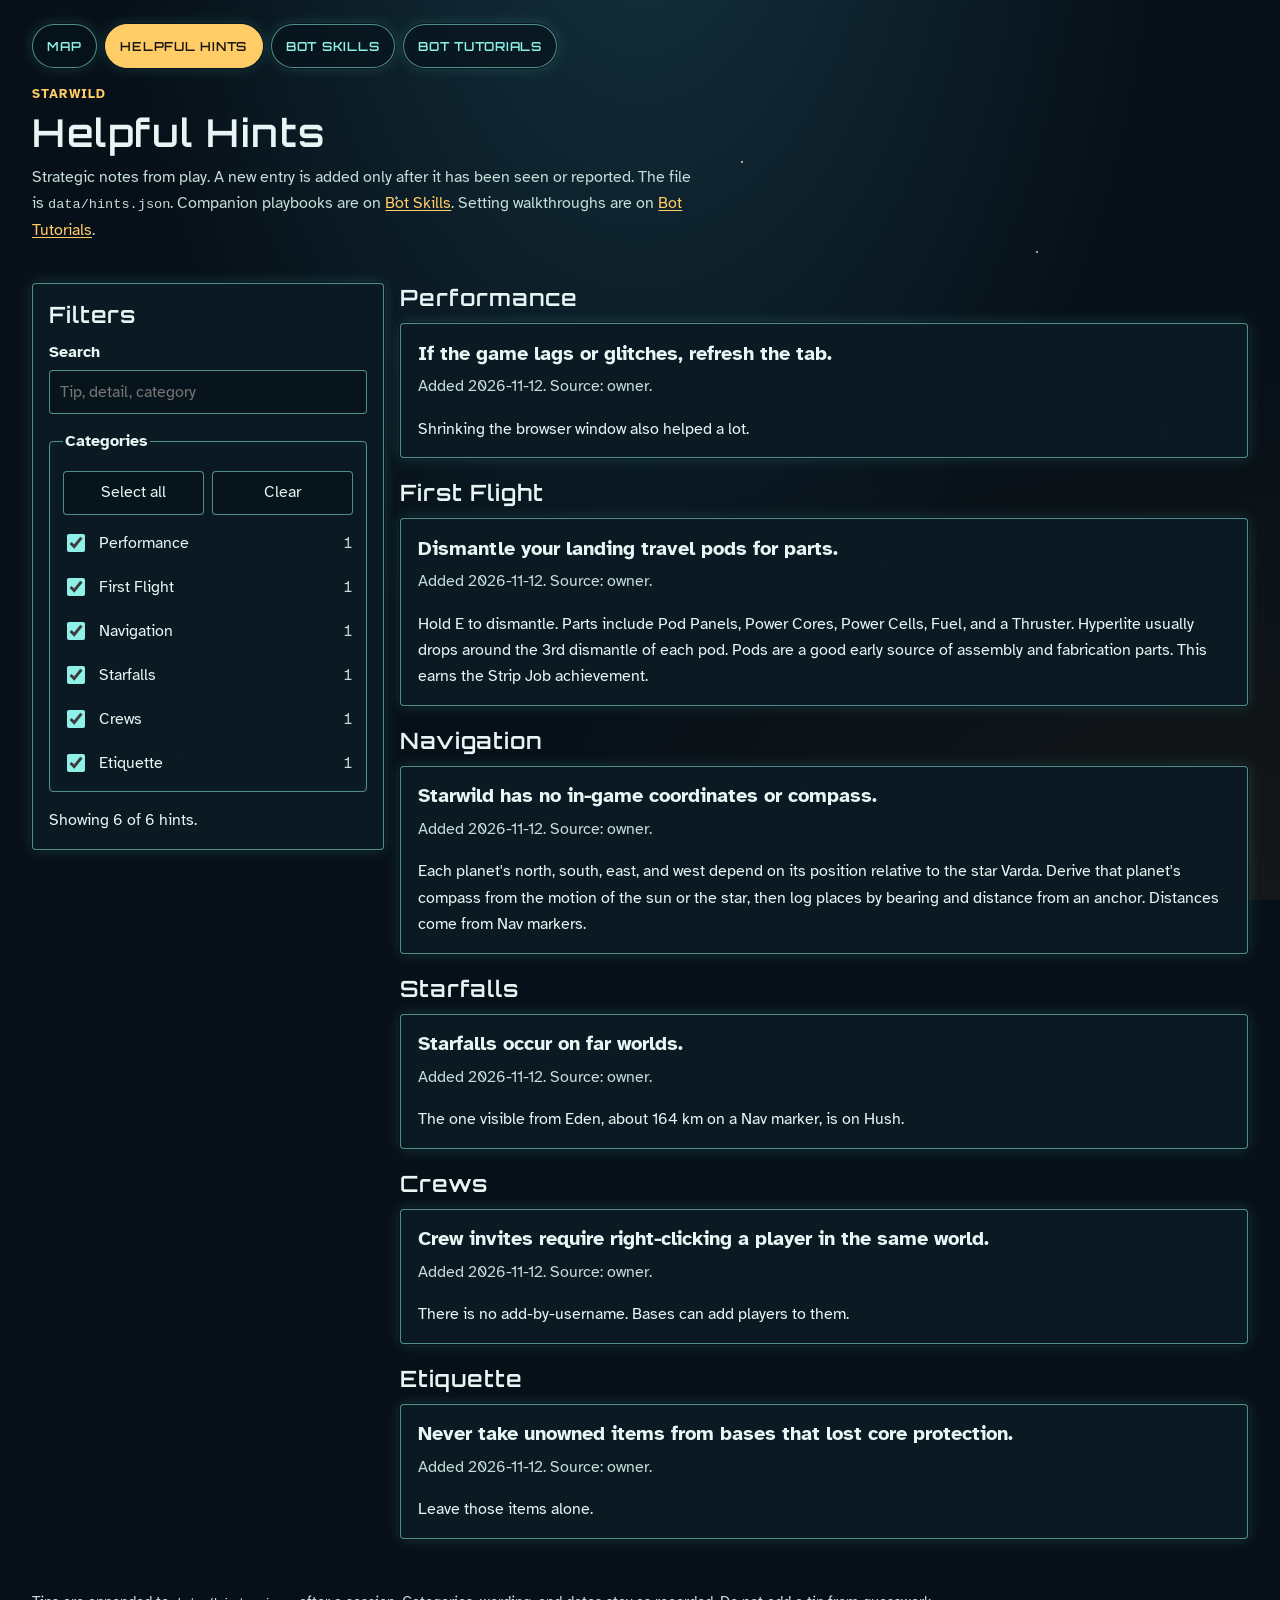
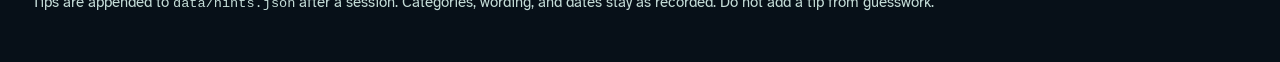
<file: hints.html>
<!DOCTYPE html>
<html lang="en">
<head>
  <meta charset="utf-8">
  <meta name="viewport" content="width=device-width, initial-scale=1">
  <title>Helpful Hints — Starwild Cartographer</title>
  <link rel="icon" href="data:image/svg+xml,%3Csvg xmlns='http://www.w3.org/2000/svg' viewBox='0 0 32 32'%3E%3Ccircle cx='16' cy='16' r='14' fill='%23071018' stroke='%238ef0e6' stroke-width='2'/%3E%3Cpolygon points='16,4 19,16 16,14 13,16' fill='%23ffcc66'/%3E%3C/svg%3E">
  <link rel="preconnect" href="https://fonts.googleapis.com">
  <link rel="preconnect" href="https://fonts.gstatic.com" crossorigin>
  <link href="https://fonts.googleapis.com/css2?family=Atkinson+Hyperlegible:ital,wght@0,400;0,700;1,400;1,700&family=Orbitron:wght@500;600;700&display=swap" rel="stylesheet">
  <link rel="stylesheet" href="css/map.css">
</head>
<body>
  <a class="skip-link" href="#hint-list">Skip to hints</a>
  <header class="site-header">
    <nav class="site-nav" aria-label="Site">
      <a href="index.html">Map</a>
      <a href="hints.html" aria-current="page">Helpful Hints</a>
      <a href="skills.html">Bot Skills</a>
      <a href="tutorials.html">Bot Tutorials</a>
    </nav>
    <p class="eyebrow">Starwild</p>
    <h1>Helpful Hints</h1>
    <p class="lede">Strategic notes from play. A new entry is added only after it has been seen or reported. The file is <code>data/hints.json</code>. Companion playbooks are on <a href="skills.html">Bot Skills</a>. Setting walkthroughs are on <a href="tutorials.html">Bot Tutorials</a>.</p>
  </header>
  <main>
    <noscript>
      <p class="error">The hints page needs JavaScript to load <code>data/hints.json</code>.</p>
    </noscript>
    <p id="load-error" class="error" role="alert" hidden></p>
    <div class="workspace">
      <section class="panel" aria-labelledby="filters-heading">
        <h2 id="filters-heading">Filters</h2>
        <form id="filters">
          <div class="field">
            <label for="search">Search</label>
            <input id="search" name="q" type="search" autocomplete="off" spellcheck="false" placeholder="Tip, detail, category">
          </div>
          <fieldset>
            <legend>Categories</legend>
            <div class="category-actions">
              <button type="button" id="categories-all">Select all</button>
              <button type="button" id="categories-none">Clear</button>
            </div>
            <ul id="category-list" class="category-list"></ul>
          </fieldset>
        </form>
        <p id="summary" class="status" role="status" aria-live="polite"></p>
      </section>
      <section aria-labelledby="list-heading">
        <h2 id="list-heading" class="visually-hidden">Hints</h2>
        <div id="hint-list"></div>
      </section>
    </div>
  </main>
  <footer class="site-footer">
    <p>Tips are appended to <code>data/hints.json</code> after a session. Categories, wording, and dates stay as recorded. Do not add a tip from guesswork.</p>
  </footer>
  <script type="module" src="js/hints.js"></script>
</body>
</html>
</file>
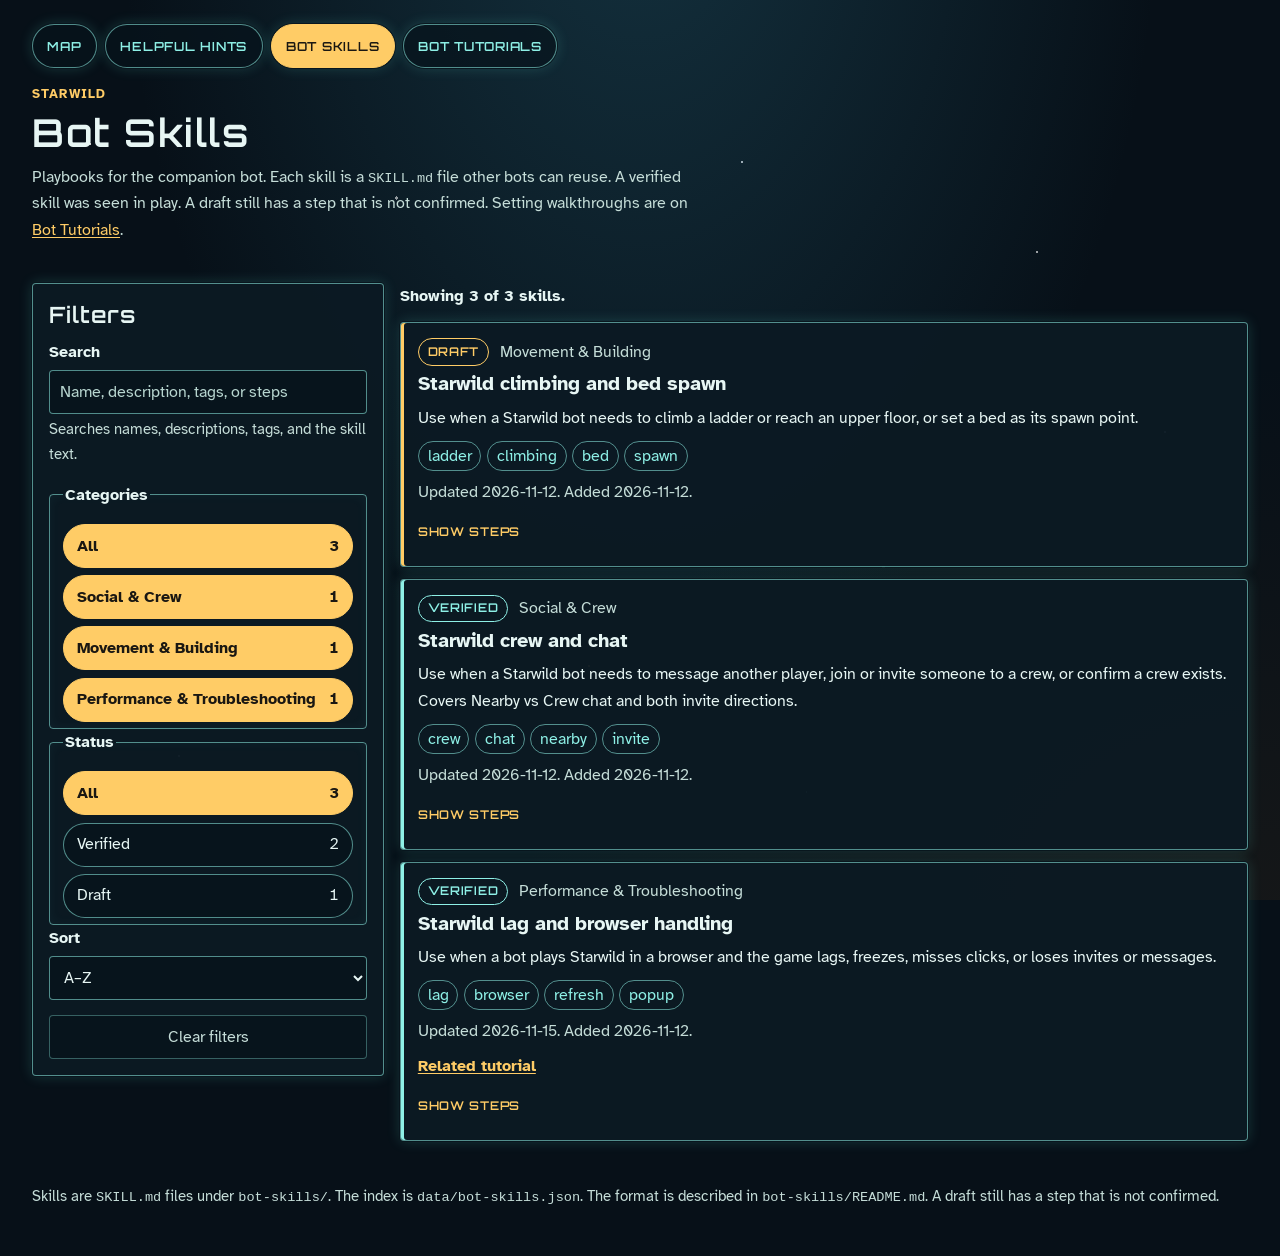
<file: skills.html>
<!DOCTYPE html>
<html lang="en">
<head>
  <meta charset="utf-8">
  <meta name="viewport" content="width=device-width, initial-scale=1">
  <title>Bot Skills — Starwild Cartographer</title>
  <link rel="icon" href="data:image/svg+xml,%3Csvg xmlns='http://www.w3.org/2000/svg' viewBox='0 0 32 32'%3E%3Ccircle cx='16' cy='16' r='14' fill='%23071018' stroke='%238ef0e6' stroke-width='2'/%3E%3Cpolygon points='16,4 19,16 16,14 13,16' fill='%23ffcc66'/%3E%3C/svg%3E">
  <link rel="preconnect" href="https://fonts.googleapis.com">
  <link rel="preconnect" href="https://fonts.gstatic.com" crossorigin>
  <link href="https://fonts.googleapis.com/css2?family=Atkinson+Hyperlegible:ital,wght@0,400;0,700;1,400;1,700&family=Orbitron:wght@500;600;700&display=swap" rel="stylesheet">
  <link rel="stylesheet" href="css/map.css">
  <link rel="stylesheet" href="css/skills.css">
</head>
<body>
  <a class="skip-link" href="#skill-list">Skip to skills</a>
  <header class="site-header">
    <nav class="site-nav" aria-label="Site">
      <a href="index.html">Map</a>
      <a href="hints.html">Helpful Hints</a>
      <a href="skills.html" aria-current="page">Bot Skills</a>
      <a href="tutorials.html">Bot Tutorials</a>
    </nav>
    <p class="eyebrow">Starwild</p>
    <h1>Bot Skills</h1>
    <p class="lede">Playbooks for the companion bot. Each skill is a <code>SKILL.md</code> file other bots can reuse. A verified skill was seen in play. A draft still has a step that is not confirmed. Setting walkthroughs are on <a href="tutorials.html">Bot Tutorials</a>.</p>
  </header>
  <main>
    <noscript>
      <p class="error">The skills page needs JavaScript to load <code>data/bot-skills.json</code> and the files under <code>bot-skills/</code>.</p>
    </noscript>
    <p id="load-error" class="error" role="alert" hidden></p>
    <p id="copy-status" class="visually-hidden" role="status"></p>
    <div class="workspace">
      <section class="panel" aria-labelledby="filters-heading">
        <h2 id="filters-heading">Filters</h2>
        <form id="filters">
          <div class="field">
            <label for="search">Search</label>
            <input id="search" name="q" type="search" autocomplete="off" spellcheck="false" placeholder="Name, description, tags, or steps" aria-describedby="search-help">
            <p id="search-help" class="hint">Searches names, descriptions, tags, and the skill text.</p>
          </div>
          <fieldset>
            <legend>Categories</legend>
            <div id="category-list" class="chip-list"></div>
          </fieldset>
          <fieldset>
            <legend>Status</legend>
            <div class="chip-list">
              <label class="chip">
                <input type="radio" name="status" value="all" checked>
                <span class="chip-label">All</span>
                <span class="count" data-status-count="all">0</span>
                <span class="visually-hidden count-noun"> skills</span>
              </label>
              <label class="chip">
                <input type="radio" name="status" value="verified">
                <span class="chip-label">Verified</span>
                <span class="count" data-status-count="verified">0</span>
                <span class="visually-hidden count-noun"> skills</span>
              </label>
              <label class="chip">
                <input type="radio" name="status" value="draft">
                <span class="chip-label">Draft</span>
                <span class="count" data-status-count="draft">0</span>
                <span class="visually-hidden count-noun"> skills</span>
              </label>
            </div>
          </fieldset>
          <div class="field">
            <label for="sort">Sort</label>
            <select id="sort" name="sort">
              <option value="az">A–Z</option>
              <option value="updated">Recently updated</option>
            </select>
          </div>
          <button type="button" id="clear-filters">Clear filters</button>
        </form>
      </section>
      <section class="results" aria-labelledby="list-heading">
        <h2 id="list-heading" class="visually-hidden">Skills</h2>
        <p id="summary" class="status" role="status" aria-live="polite">Loading skills.</p>
        <div id="skill-list"></div>
      </section>
    </div>
  </main>
  <footer class="site-footer">
    <p>Skills are <code>SKILL.md</code> files under <code>bot-skills/</code>. The index is <code>data/bot-skills.json</code>. The format is described in <code>bot-skills/README.md</code>. A draft still has a step that is not confirmed.</p>
  </footer>
  <script type="module" src="js/skills.js"></script>
</body>
</html>
</file>
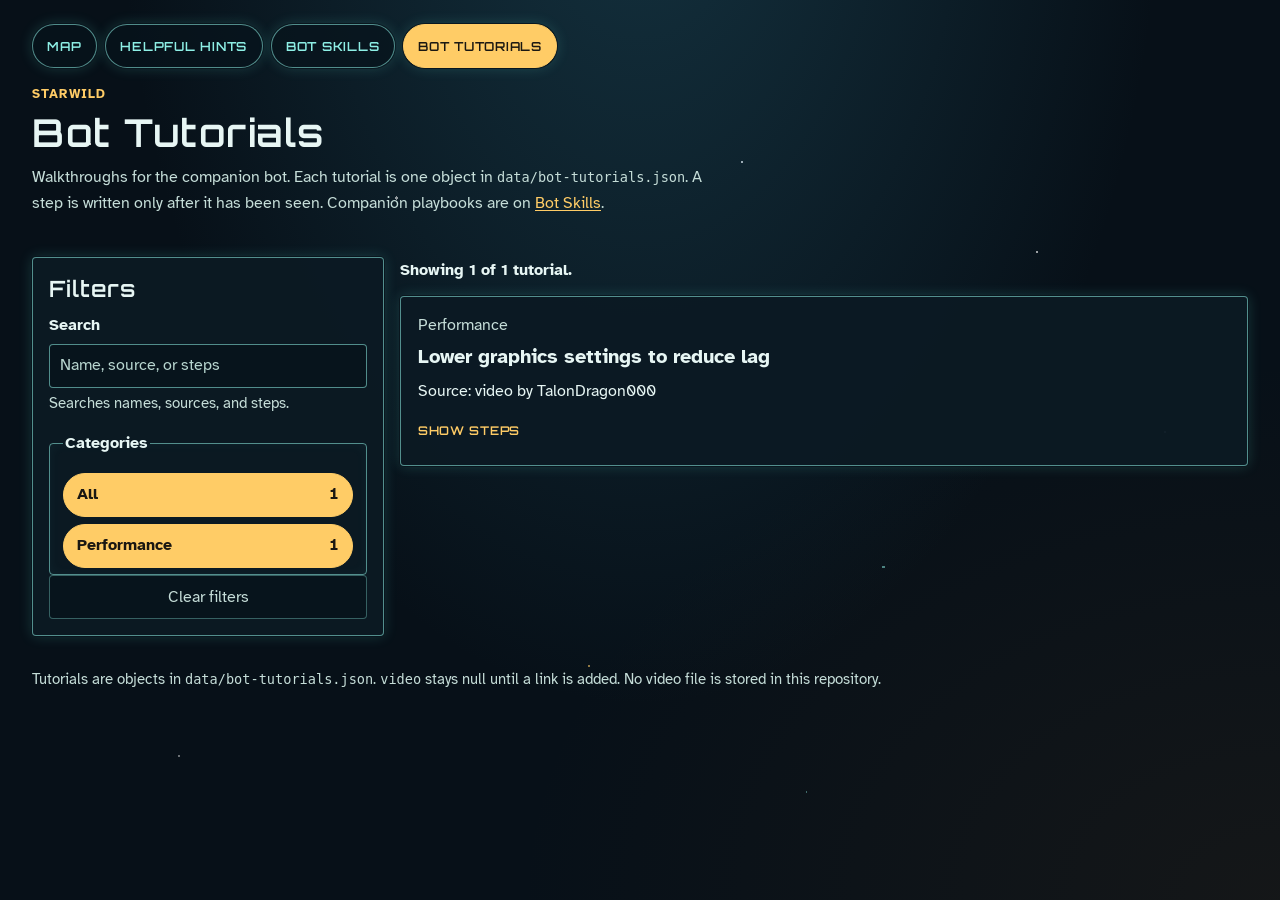
<file: tutorials.html>
<!DOCTYPE html>
<html lang="en">
<head>
  <meta charset="utf-8">
  <meta name="viewport" content="width=device-width, initial-scale=1">
  <title>Bot Tutorials — Starwild Cartographer</title>
  <link rel="icon" href="data:image/svg+xml,%3Csvg xmlns='http://www.w3.org/2000/svg' viewBox='0 0 32 32'%3E%3Ccircle cx='16' cy='16' r='14' fill='%23071018' stroke='%238ef0e6' stroke-width='2'/%3E%3Cpolygon points='16,4 19,16 16,14 13,16' fill='%23ffcc66'/%3E%3C/svg%3E">
  <link rel="preconnect" href="https://fonts.googleapis.com">
  <link rel="preconnect" href="https://fonts.gstatic.com" crossorigin>
  <link href="https://fonts.googleapis.com/css2?family=Atkinson+Hyperlegible:ital,wght@0,400;0,700;1,400;1,700&family=Orbitron:wght@500;600;700&display=swap" rel="stylesheet">
  <link rel="stylesheet" href="css/map.css">
  <link rel="stylesheet" href="css/skills.css">
</head>
<body>
  <a class="skip-link" href="#tutorial-list">Skip to tutorials</a>
  <header class="site-header">
    <nav class="site-nav" aria-label="Site">
      <a href="index.html">Map</a>
      <a href="hints.html">Helpful Hints</a>
      <a href="skills.html">Bot Skills</a>
      <a href="tutorials.html" aria-current="page">Bot Tutorials</a>
    </nav>
    <p class="eyebrow">Starwild</p>
    <h1>Bot Tutorials</h1>
    <p class="lede">Walkthroughs for the companion bot. Each tutorial is one object in <code>data/bot-tutorials.json</code>. A step is written only after it has been seen. Companion playbooks are on <a href="skills.html">Bot Skills</a>.</p>
  </header>
  <main>
    <noscript>
      <p class="error">The tutorials page needs JavaScript to load <code>data/bot-tutorials.json</code>.</p>
    </noscript>
    <p id="load-error" class="error" role="alert" hidden></p>
    <div class="workspace">
      <section class="panel" aria-labelledby="filters-heading">
        <h2 id="filters-heading">Filters</h2>
        <form id="filters">
          <div class="field">
            <label for="search">Search</label>
            <input id="search" name="q" type="search" autocomplete="off" spellcheck="false" placeholder="Name, source, or steps" aria-describedby="search-help">
            <p id="search-help" class="hint">Searches names, sources, and steps.</p>
          </div>
          <fieldset>
            <legend>Categories</legend>
            <div id="category-list" class="chip-list"></div>
          </fieldset>
          <button type="button" id="clear-filters">Clear filters</button>
        </form>
      </section>
      <section class="results" aria-labelledby="list-heading">
        <h2 id="list-heading" class="visually-hidden">Tutorials</h2>
        <p id="summary" class="status" role="status" aria-live="polite">Loading tutorials.</p>
        <div id="tutorial-list"></div>
      </section>
    </div>
  </main>
  <footer class="site-footer">
    <p>Tutorials are objects in <code>data/bot-tutorials.json</code>. <code>video</code> stays null until a link is added. No video file is stored in this repository.</p>
  </footer>
  <script type="module" src="js/tutorials.js"></script>
</body>
</html>
</file>
<file: css/map.css>
:root {
  --bg: #071018;
  --panel: #0c1a24;
  --text: #e7f6f4;
  --muted: #c5ddd8;
  --line: rgba(142, 240, 230, 0.55);
  --cyan: #8ef0e6;
  --gold: #ffcc66;
  --focus: #ffcc66;
  --map: #08141c;
  --glow: 0 0 0 1px rgba(8, 20, 28, 0.9), 0 0 14px rgba(94, 224, 212, 0.2);
  --topo-paper: #b7b18c;
  --topo-ink: #1a1712;
  --topo-contour: #4a2c16;
  --topo-contour-index: #2c1a0e;
  --topo-grid: #1a1712;
  --topo-grid-minor: #3f3c34;
  --topo-marker-plate: #10201c;
  --topo-marker-ring: #f4efe2;
  --topo-fog-veil: rgba(18, 28, 22, 0.42);
  color-scheme: dark;
}

* { box-sizing: border-box; }

body {
  margin: 0;
  color: var(--text);
  font-family: "Atkinson Hyperlegible", "Segoe UI", system-ui, sans-serif;
  font-size: 1rem;
  line-height: 1.65;
  background-color: var(--bg);
  background-image:
    radial-gradient(circle 1.4px at 7% 16%, rgba(255, 255, 255, 0.8) 98%, transparent 100%),
    radial-gradient(circle 1.1px at 18% 42%, rgba(142, 240, 230, 0.7) 98%, transparent 100%),
    radial-gradient(circle 1.6px at 31% 22%, rgba(255, 255, 255, 0.55) 98%, transparent 100%),
    radial-gradient(circle 1.2px at 46% 74%, rgba(255, 204, 102, 0.55) 98%, transparent 100%),
    radial-gradient(circle 1.1px at 58% 18%, rgba(232, 246, 255, 0.65) 98%, transparent 100%),
    radial-gradient(circle 1.5px at 69% 63%, rgba(142, 240, 230, 0.5) 98%, transparent 100%),
    radial-gradient(circle 1.2px at 81% 28%, rgba(255, 255, 255, 0.6) 98%, transparent 100%),
    radial-gradient(circle 1.3px at 91% 48%, rgba(232, 246, 255, 0.45) 98%, transparent 100%),
    radial-gradient(circle 1px at 14% 84%, rgba(255, 255, 255, 0.4) 98%, transparent 100%),
    radial-gradient(circle 1px at 63% 88%, rgba(142, 240, 230, 0.4) 98%, transparent 100%),
    radial-gradient(ellipse at 50% -20%, rgba(36, 92, 112, 0.45), transparent 58%),
    radial-gradient(ellipse at 100% 100%, rgba(92, 58, 24, 0.16), transparent 42%);
  background-attachment: fixed;
}

.skip-link {
  position: absolute;
  left: 0.75rem;
  top: -4rem;
  z-index: 20;
  background: var(--gold);
  color: #1a1712;
  padding: 0.5rem 0.8rem;
  font-weight: 700;
}

.skip-link:focus { top: 0.75rem; }

:focus-visible {
  outline: 3px solid var(--focus);
  outline-offset: 2px;
}

.site-nav a[aria-current="page"]:focus-visible {
  outline-color: var(--cyan);
}

.site-header,
main,
.site-footer {
  width: min(76rem, calc(100% - 2rem));
  margin-inline: auto;
}

.site-header { padding: 1.5rem 0 0.5rem; }

.site-nav {
  display: flex;
  flex-wrap: wrap;
  gap: 0.5rem;
  margin-bottom: 1rem;
}

.site-nav a {
  display: inline-flex;
  align-items: center;
  min-height: 44px;
  padding: 0.35rem 0.9rem;
  border: 1px solid var(--line);
  border-radius: 999px;
  color: var(--cyan);
  background: rgba(8, 20, 28, 0.72);
  box-shadow: var(--glow);
  text-decoration: none;
  font-family: Orbitron, "Segoe UI", sans-serif;
  font-size: 0.78rem;
  font-weight: 600;
  letter-spacing: 0.06em;
  text-transform: uppercase;
}

.site-nav a:hover { background: #12303a; }

.site-nav a[aria-current="page"] {
  background: var(--gold);
  border-color: var(--gold);
  color: #1a1712;
}

.eyebrow {
  margin: 0;
  color: var(--gold);
  font-size: 0.8rem;
  font-weight: 700;
  letter-spacing: 0.08em;
  text-transform: uppercase;
}

h1, h2 {
  font-family: Orbitron, "Segoe UI", sans-serif;
  font-weight: 600;
  letter-spacing: 0.04em;
  line-height: 1.3;
}

h3 {
  font-family: "Atkinson Hyperlegible", "Segoe UI", sans-serif;
  font-weight: 700;
  line-height: 1.4;
}

h1 { margin: 0.15rem 0 0.4rem; font-size: 2.4rem; }

h2 { margin: 0 0 0.6rem; font-size: 1.4rem; }

.map-heading-row {
  display: flex;
  flex-wrap: wrap;
  align-items: flex-end;
  justify-content: space-between;
  gap: 0.75rem 1rem;
}

.map-heading-row h2 { margin: 0; }

.view-switch {
  margin: 0;
  padding: 0;
  border: 0;
  min-width: min(100%, 18rem);
}

.view-switch legend {
  margin-bottom: 0.3rem;
  color: var(--gold);
  font-family: Orbitron, "Segoe UI", sans-serif;
  font-size: 0.72rem;
  font-weight: 600;
  letter-spacing: 0.08em;
  text-transform: uppercase;
}

.segmented {
  display: flex;
  border: 1px solid var(--line);
  border-radius: 4px;
  overflow: hidden;
  box-shadow: var(--glow);
}

.segment {
  position: relative;
  flex: 1;
  display: flex;
  margin: 0;
  min-height: 44px;
  font-weight: 500;
  cursor: pointer;
}

.segment input {
  position: absolute;
  inset: 0;
  width: 100%;
  height: 100%;
  margin: 0;
  opacity: 0;
  cursor: pointer;
}

.segment span {
  flex: 1;
  display: flex;
  align-items: center;
  justify-content: center;
  padding: 0.4rem 0.75rem;
  background: #07141c;
  color: var(--cyan);
  border-left: 1px solid var(--line);
  font-family: Orbitron, "Segoe UI", sans-serif;
  font-size: 0.72rem;
  font-weight: 600;
  letter-spacing: 0.06em;
  text-transform: uppercase;
}

.segment:first-child span { border-left: 0; }

.segment input:checked + span {
  background: var(--gold);
  color: #1a1712;
}

.segment input:focus-visible + span {
  outline: 3px solid var(--focus);
  outline-offset: -3px;
}

.segment:hover span { background: #12303a; }

.segment input:checked:hover + span,
.segment input:checked + span { background: var(--gold); color: #1a1712; }

.lede, .site-footer, .map-note {
  color: var(--muted);
}

.lede { max-width: 42rem; margin-top: 0; }

.workspace {
  display: grid;
  grid-template-columns: minmax(16rem, 22rem) minmax(0, 1fr);
  gap: 1rem;
  align-items: start;
  margin-top: 1rem;
}

.panel {
  background: rgba(12, 26, 36, 0.94);
  border: 1px solid var(--line);
  border-radius: 4px;
  box-shadow: var(--glow);
  padding: 1rem;
}

.field { margin-bottom: 0.9rem; }

label, legend { font-weight: 650; }

.field label,
legend { display: block; margin-bottom: 0.3rem; }

select,
input[type="search"],
input[type="email"],
input[type="text"],
textarea,
button {
  font: inherit;
  color: var(--text);
  background: #07141c;
  border: 1px solid var(--line);
  border-radius: 4px;
  min-height: 44px;
}

select,
input[type="search"],
input[type="email"],
input[type="text"],
textarea { width: 100%; padding: 0.4rem 0.65rem; }

textarea {
  min-height: 6rem;
  resize: vertical;
  line-height: 1.5;
}

button { padding: 0.4rem 0.75rem; cursor: pointer; }

button:hover, select:hover, input[type="search"]:hover, input[type="email"]:hover, input[type="text"]:hover, textarea:hover { background: #12303a; }

.contrib { margin: 0.9rem 0 0; padding-top: 0.15rem; }

.contrib[hidden] { display: none !important; }

.contrib h3 {
  margin: 0 0 0.55rem;
  color: var(--gold);
  font-family: Orbitron, "Segoe UI", sans-serif;
  font-size: 0.95rem;
  letter-spacing: 0.06em;
  text-transform: uppercase;
}

.contrib .hint-inline { font-weight: 500; color: var(--muted); }

.contrib button[aria-pressed="true"] {
  background: var(--gold);
  color: #1a1712;
  border-color: var(--gold);
}

.map-frame.is-adding .leaflet-container { cursor: crosshair; }

.map-pin.is-faded { opacity: 0.45; }

.examples .check-row,
.estimate .check-row {
  display: flex;
  align-items: center;
  gap: 0.6rem;
  min-height: 44px;
}

.examples input,
.estimate input { width: 1.15rem; height: 1.15rem; accent-color: var(--cyan); }

.examples label,
.estimate label { margin: 0; }

.sign-links {
  margin: 0.2rem 0 0.6rem;
  padding-left: 1.2rem;
}

.sign-links a,
.estimate a {
  color: var(--gold);
}

.panel .hint { margin: 0.2rem 0 0.8rem; font-size: 0.95rem; color: var(--muted); }

fieldset {
  margin: 0;
  padding: 0.7rem 0.8rem 0.4rem;
  border: 1px solid var(--line);
  border-radius: 4px;
  box-shadow: inset 0 0 12px rgba(94, 224, 212, 0.05);
}

.category-actions { display: flex; gap: 0.5rem; margin-bottom: 0.4rem; }

.category-actions button { flex: 1; }

.category-list { list-style: none; margin: 0; padding: 0; }

.category-list label {
  display: flex;
  align-items: center;
  gap: 0.65rem;
  min-height: 44px;
  margin: 0;
  font-weight: 500;
  cursor: pointer;
}

.category-list input { width: 1.15rem; height: 1.15rem; flex: none; accent-color: var(--cyan); }

.swatch { width: 1.45rem; height: 1.45rem; flex: none; }

.swatch svg, .map-pin svg { display: block; width: 100%; height: 100%; }

.category-list .count {
  margin-left: auto;
  font-variant-numeric: tabular-nums;
  color: var(--muted);
}

.status { min-height: 1.4em; margin: 0.9rem 0 0; }

.map-frame {
  position: relative;
  height: min(72vh, 48rem);
  min-height: 24rem;
  margin-top: 0.35rem;
  border: 1px solid var(--line);
  border-radius: 4px;
  box-shadow: var(--glow);
  overflow: hidden;
  background: var(--map);
}

#map { height: 100%; background: var(--map); }

.compass-rose {
  position: absolute;
  z-index: 500;
  top: 0.55rem;
  right: 0.55rem;
  display: grid;
  justify-items: center;
  color: var(--gold);
  font-family: Orbitron, "Segoe UI", sans-serif;
  font-weight: 700;
  line-height: 1;
  pointer-events: none;
  text-shadow: 0 1px 2px #101816;
}

.compass-rose span:empty { display: none; }

.compass-rose svg { transform-origin: 50% 42%; }

.map-layers {
  align-self: flex-end;
  display: flex;
  flex-wrap: wrap;
  justify-content: flex-end;
  gap: 0.15rem 0.7rem;
  width: max-content;
  max-width: 100%;
  padding: 0.1rem 0.55rem;
  background: rgba(8, 18, 26, 0.92);
  color: var(--text);
  border: 1px solid var(--line);
  border-radius: 4px;
  font-size: 0.85rem;
}

.map-layers label {
  display: flex;
  align-items: center;
  gap: 0.4rem;
  min-height: 2.75rem;
  margin: 0;
  cursor: pointer;
}

.map-layers input {
  width: 1.15rem;
  height: 1.15rem;
  margin: 0;
  accent-color: var(--cyan);
}

.map-frame.view-topo .map-layers {
  background: rgba(244, 239, 226, 0.94);
  color: var(--topo-ink);
  border: 1.5px solid var(--topo-ink);
}

.map-corner-panel a { color: #8ef0e6; }

.map-frame.view-topo .map-corner-panel a { color: #1d4e89; }

.aerial { margin-top: 1rem; }

.aerial-list {
  margin: 0.4rem 0 0;
  padding-left: 1.1rem;
}

.aerial-list li { margin: 0.35rem 0; }

.hud {
  position: absolute;
  z-index: 500;
  left: 0.55rem;
  margin: 0;
  padding: 0.15rem 0.45rem;
  background: rgba(8, 18, 26, 0.92);
  color: var(--text);
  font-size: 0.85rem;
  pointer-events: none;
}

.cursor { bottom: 1.8rem; }

.map-frame .estimate-caption {
  top: 0.65rem;
  left: 3.4rem;
  max-width: min(18rem, calc(100% - 8rem));
  background: #6b1d16;
  color: #fff6ea;
  border: 1px solid #f0d2a0;
  font-weight: 700;
}

.leaflet-reliefEstimate-pane,
.relief-estimate-overlay {
  pointer-events: none;
}

.cursor:empty { display: none; }

.grid-step { bottom: 0.35rem; }

html[data-view="topo"] .map-frame,
html[data-view="topo"] #map,
.map-frame.view-topo,
.map-frame.view-topo #map,
.map-frame.view-topo .leaflet-container {
  background: var(--topo-paper);
}

.map-frame.view-topo .grid-step { display: none; }

.map-frame.view-topo .hud {
  background: rgba(244, 239, 226, 0.94);
  color: var(--topo-ink);
  border: 1px solid var(--topo-ink);
  font-family: ui-monospace, "Cascadia Code", monospace;
}

.map-frame.view-topo .estimate-caption {
  background: #6b1d16;
  color: #fff6ea;
  border: 1px solid #f0d2a0;
  font-family: "Atkinson Hyperlegible", "Segoe UI", sans-serif;
}

.sheet-card {
  position: static;
  box-sizing: border-box;
  width: auto;
  max-width: 100%;
  max-height: none;
  margin: 0.75rem 0 0;
  padding: 0;
  overflow: hidden;
  background: transparent;
  color: inherit;
  border: 0;
  box-shadow: none;
  font-family: ui-monospace, "Cascadia Code", monospace;
}

.map-corner {
  position: absolute;
  z-index: 520;
  right: 0.45rem;
  bottom: 5.1rem;
  display: flex;
  flex-direction: column;
  align-items: stretch;
  gap: 0.45rem;
  box-sizing: border-box;
  width: min(22rem, calc(100% - 1rem));
  max-width: calc(100% - 1rem);
  max-height: calc(100% - 11.25rem);
  min-height: 0;
  pointer-events: none;
}

.map-corner-buttons {
  display: flex;
  flex: none;
  align-self: flex-end;
  gap: 0.4rem;
  pointer-events: auto;
}

.map-corner-button {
  display: grid;
  place-items: center;
  width: 44px;
  height: 44px;
  min-width: 44px;
  min-height: 44px;
  margin: 0;
  padding: 0;
  border: 2px solid var(--cyan);
  border-radius: 50%;
  background: #0c1a24;
  color: var(--gold);
  font-family: "Atkinson Hyperlegible", "Segoe UI", sans-serif;
  font-size: 1.45rem;
  font-weight: 700;
  line-height: 1;
  box-shadow: var(--glow);
  pointer-events: auto;
}

.map-corner-button[hidden] { display: none; }

.map-corner-button svg { display: block; }

.map-corner-button:hover { background: #12303a; }

.map-corner-button[aria-expanded="true"] {
  background: var(--gold);
  color: #1a1712;
  border-color: var(--gold);
}

.map-frame.view-topo .map-corner-button {
  background: #f4efe2;
  color: var(--topo-ink);
  border-color: var(--topo-ink);
  box-shadow: none;
}

.map-frame.view-topo .map-corner-button:hover { background: #e7e0cc; }

.map-frame.view-topo .map-corner-button[aria-expanded="true"] {
  background: var(--topo-ink);
  color: #f4efe2;
  border-color: var(--topo-ink);
}

.map-corner-panel {
  box-sizing: border-box;
  width: 100%;
  max-width: 100%;
  min-width: 0;
  min-height: 0;
  flex: 0 1 auto;
  overflow-x: hidden;
  overflow-y: auto;
  overflow-wrap: break-word;
  padding: 0.8rem 1.15rem 0.9rem 0.9rem;
  background: rgba(12, 26, 36, 0.97);
  color: var(--text);
  border: 1px solid var(--line);
  border-radius: 4px;
  box-shadow: var(--glow);
  pointer-events: auto;
  scrollbar-width: auto;
  scrollbar-color: #8ef0e6 #102632;
}

.map-corner-panel::-webkit-scrollbar {
  width: 14px;
  height: 14px;
  display: block;
}

.map-corner-panel::-webkit-scrollbar-track {
  background: #102632;
  border-radius: 6px;
}

.map-corner-panel::-webkit-scrollbar-thumb {
  background: #8ef0e6;
  border: 2px solid #102632;
  border-radius: 6px;
}

.map-frame.view-topo .map-corner-panel {
  scrollbar-color: #3a3228 #e4dcc4;
}

.map-frame.view-topo .map-corner-panel::-webkit-scrollbar-track {
  background: #e4dcc4;
}

.map-frame.view-topo .map-corner-panel::-webkit-scrollbar-thumb {
  background: #3a3228;
  border-color: #e4dcc4;
}

.map-panel-rail {
  position: absolute;
  z-index: 3;
  right: 0.45rem;
  width: 10px;
  border-radius: 6px;
  background: #102632;
  pointer-events: none;
}

.map-panel-rail span {
  display: block;
  width: 100%;
  border-radius: 6px;
  background: #8ef0e6;
}

.map-frame.view-topo .map-panel-rail { background: #d9d0b8; }

.map-frame.view-topo .map-panel-rail span { background: #3a3228; }

.map-corner-panel:focus {
  outline: 3px solid var(--focus);
  outline-offset: 2px;
}

.map-corner-panel.is-covered { visibility: hidden; }

#reanchor-note:not([hidden]) { margin-top: 0.7rem; }

.map-info-note,
.map-corner-panel .map-note,
.map-corner-panel .surface-panel-note {
  margin: 0;
  max-width: 100%;
  color: var(--text);
  font-size: 1rem;
  line-height: 1.5;
  overflow-wrap: break-word;
}

.map-corner-panel .map-note,
.map-corner-panel .surface-panel-note { margin-top: 0.7rem; }

.map-frame.view-topo .map-corner-panel {
  background: rgba(244, 239, 226, 0.98);
  color: var(--topo-ink);
  border: 1.5px solid var(--topo-ink);
  box-shadow: none;
}

.map-frame.view-topo .map-info-note,
.map-frame.view-topo .map-corner-panel .map-note,
.map-frame.view-topo .map-corner-panel .surface-panel-note,
.map-frame.view-topo .map-corner-panel .surface-panel h3,
.map-frame.view-topo .surface-legend {
  color: var(--topo-ink);
}

.map-frame .leaflet-control-attribution {
  margin-right: 7.2rem !important;
}

.sheet-kicker {
  margin: 0;
  font-size: 0.68rem;
  font-weight: 700;
  letter-spacing: 0.14em;
  text-transform: uppercase;
}

.sheet-world {
  margin: 0.05rem 0 0.35rem;
  font-size: 1rem;
  font-weight: 700;
  letter-spacing: 0.08em;
  text-transform: uppercase;
}

.sheet-facts {
  display: grid;
  grid-template-columns: minmax(4.6rem, 5.4rem) minmax(0, 1fr);
  gap: 0.15rem 0.45rem;
  margin: 0;
  max-width: 100%;
  font-size: 0.9rem;
  line-height: 1.35;
}

.sheet-facts div { display: contents; }

.sheet-facts dt,
.sheet-facts dd {
  min-width: 0;
  overflow-wrap: break-word;
}

.sheet-facts dt { font-weight: 700; }

.sheet-facts dd { margin: 0; }

#sheet-explored { white-space: pre-line; }

.sheet-demo {
  margin: 0 0 0.4rem;
  padding: 0.28rem 0.4rem;
  background: #5c4314;
  color: #fff8e8;
  font-size: 0.75rem;
  font-weight: 700;
  letter-spacing: 0.03em;
  line-height: 1.35;
}

.surface-panel {
  box-sizing: border-box;
  max-width: 100%;
  margin: 0;
  padding: 0;
  background: transparent;
  border: 0;
  box-shadow: none;
}

.surface-panel h3 {
  margin: 0 0 0.45rem;
  color: var(--gold);
  font-family: Orbitron, "Segoe UI", sans-serif;
  font-size: 0.95rem;
  letter-spacing: 0.06em;
  text-transform: uppercase;
}

.surface-panel-note {
  margin: 0.65rem 0 0;
  color: var(--muted);
  font-size: 0.95rem;
  overflow-wrap: break-word;
}

.surface-legend {
  display: grid;
  grid-template-columns: minmax(0, 1fr) minmax(0, 1fr);
  gap: 0.4rem 0.75rem;
  list-style: none;
  margin: 0;
  padding: 0;
  max-width: 100%;
}

.surface-legend li {
  display: flex;
  align-items: flex-start;
  gap: 0.4rem;
  min-width: 0;
  min-height: 1.7rem;
  font-family: "Atkinson Hyperlegible", "Segoe UI", sans-serif;
  font-size: 0.95rem;
  line-height: 1.35;
}

.surface-legend li span:last-child {
  min-width: 0;
  overflow-wrap: break-word;
}

.surface-swatch {
  width: 0.95rem;
  height: 0.95rem;
  flex: none;
  border: 2px solid currentColor;
}

.surface-swatch.is-fog {
  border-color: var(--topo-ink);
  background-color: #8d8c70;
  background-image: repeating-linear-gradient(
    -45deg,
    rgba(26, 23, 18, 0.55) 0 1px,
    transparent 1px 5px
  );
}

.map-frame.view-topo .compass-rose {
  max-width: 7.4rem;
  padding: 0.28rem 0.35rem 0.15rem;
  background: rgba(244, 239, 226, 0.94);
  color: var(--topo-ink);
  border: 1.5px solid var(--topo-ink);
  font-family: ui-monospace, "Cascadia Code", monospace;
  font-size: 0.68rem;
  letter-spacing: 0.04em;
  text-align: center;
  text-shadow: none;
}

.map-frame.view-topo .compass-rose span {
  display: block;
  max-width: 6.6rem;
  line-height: 1.25;
}

.map-frame.view-topo .compass-rose span:empty { display: none; }

.map-frame.view-topo .compass-rose polygon:first-child { fill: var(--topo-ink); }
.map-frame.view-topo .compass-rose polygon:last-child { fill: #5c5344; }

.scale-bar[hidden] { display: none !important; }

.scale-bar {
  position: absolute;
  z-index: 540;
  left: 50%;
  bottom: 0.45rem;
  transform: translateX(-50%);
  display: flex;
  flex-direction: column;
  align-items: center;
  gap: 0.12rem;
  padding: 0.22rem 0.4rem 0.28rem;
  background: rgba(244, 239, 226, 0.94);
  color: var(--topo-ink);
  border: 1.5px solid var(--topo-ink);
  pointer-events: none;
  font-family: ui-monospace, "Cascadia Code", monospace;
}

.scale-caption {
  margin: 0;
  font-size: 0.68rem;
  font-weight: 700;
  letter-spacing: 0.14em;
  text-transform: uppercase;
}

.scale-rule {
  display: flex;
  height: 0.72rem;
  border: 1.5px solid #16140f;
}

.scale-seg { display: block; height: 100%; }
.scale-seg.dark { background: #16140f; }
.scale-seg.light { background: #f7f4ea; }

.scale-labels {
  position: relative;
  height: 1rem;
  font-size: 0.75rem;
  font-weight: 700;
  font-variant-numeric: tabular-nums;
}

.scale-labels span {
  position: absolute;
  top: 0;
  white-space: nowrap;
}

.contour-layer,
.fog-layer,
.meter-grid {
  position: absolute;
  left: 0;
  top: 0;
  pointer-events: none;
}

.terrain-example-tag {
  background: #1a1712;
  color: #f6f1e4;
  border: 1px solid #f6f1e4;
  border-radius: 2px;
  padding: 0.1rem 0.35rem;
  font-family: ui-monospace, "Cascadia Code", monospace;
  font-size: 0.72rem;
  font-weight: 700;
  letter-spacing: 0.12em;
  box-shadow: none;
}

.terrain-example-tag::before { display: none; }

.terrain-card h3 { margin: 0.2rem 0 0.45rem; font-size: 1.15rem; }

.terrain-card dl {
  display: grid;
  grid-template-columns: 5.5rem minmax(0, 1fr);
  gap: 0.2rem 0.5rem;
  margin: 0;
}

.terrain-card dt { font-weight: 700; }
.terrain-card dd { margin: 0; }

.map-note { margin: 0.6rem 0 0; }

.map-pin.leaflet-div-icon { background: transparent; border: none; }

.leaflet-marker-icon:hover svg,
.leaflet-marker-icon:focus svg {
  transform: scale(1.12);
  transform-origin: center;
}

.leaflet-container { background: var(--map); font: inherit; color: var(--text); }

.leaflet-bar a,
.leaflet-bar a:hover {
  background: #0c1a24;
  color: var(--cyan);
  border-bottom-color: rgba(142, 240, 230, 0.45);
  width: 30px;
  height: 30px;
  line-height: 30px;
}

.leaflet-control-attribution {
  background: rgba(8, 18, 26, 0.92) !important;
  color: var(--muted) !important;
  max-width: 70%;
}

.leaflet-control-attribution a { color: var(--gold) !important; }

.leaflet-popup-content-wrapper,
.leaflet-popup-tip {
  background: #0e1c26 !important;
  color: var(--text) !important;
  color-scheme: dark;
  opacity: 1;
  box-shadow: var(--glow);
}

.leaflet-popup-content-wrapper { border: 1px solid var(--line); }

.leaflet-popup-content {
  margin: 0.75rem 0.9rem;
  font-size: 0.95rem;
  line-height: 1.6;
  color: var(--text);
}

.leaflet-popup-close-button {
  color: var(--text) !important;
  font-size: 1.25rem !important;
}

.survey-card { outline: none; }

.survey-card h3 { margin: 0.35rem 0 0.55rem; font-size: 1.2rem; }

.survey-card dl {
  display: grid;
  grid-template-columns: 7.5rem minmax(0, 1fr);
  gap: 0.25rem 0.6rem;
  margin: 0;
}

.survey-card dt { font-weight: 700; }

.survey-card dd { margin: 0; }

.survey-card a { color: var(--gold); }

.survey-card ul { margin: 0; padding-left: 1.1rem; }

.banner {
  margin: 0 0 0.35rem;
  padding: 0.35rem 0.55rem;
  border-radius: 4px;
  font-size: 0.9rem;
}

.banner-example { background: #5c4314; color: #fff8e8; }
.banner-approx { background: #24351c; color: #e7f6d8; }
.banner-estimate { background: #6b1d16; color: #fff6ea; }
.banner-origin { background: #1d3a45; color: #e7f6fb; }
.banner-world { background: #5a2e24; color: #fff1ec; }

.list-section { margin-top: 1.25rem; }

.table-scroll {
  overflow: auto;
  border: 1px solid var(--line);
  border-radius: 4px;
  box-shadow: var(--glow);
  max-width: 100%;
  background: rgba(12, 26, 36, 0.94);
}

table { width: 100%; border-collapse: collapse; min-width: 68rem; }

caption {
  caption-side: top;
  text-align: left;
  font-weight: 700;
  padding: 0.7rem 0.8rem 0.4rem;
}

th, td {
  text-align: left;
  vertical-align: top;
  padding: 0.55rem 0.7rem;
  border-bottom: 1px solid rgba(142, 240, 230, 0.2);
}

th {
  position: sticky;
  top: 0;
  background: #102632;
  z-index: 1;
}

tbody tr:nth-child(even) { background: rgba(16, 40, 52, 0.55); }

td a,
.survey-card a,
.lede a {
  color: var(--gold);
  text-decoration: underline;
  text-underline-offset: 0.15em;
}

td.notes { min-width: 16rem; }

code { font-family: ui-monospace, "Cascadia Code", monospace; font-size: 0.85rem; }

.error {
  background: #3d1c18;
  color: #ffd7d0;
  padding: 0.75rem 1rem;
  border-radius: 8px;
}

.site-footer { padding: 1rem 0 2rem; font-size: 0.95rem; }

.visually-hidden {
  position: absolute;
  width: 1px;
  height: 1px;
  padding: 0;
  margin: -1px;
  overflow: hidden;
  clip: rect(0, 0, 0, 0);
  white-space: nowrap;
  border: 0;
}

.hint-group { margin: 0 0 1.25rem; }

.hint-group h2 { margin-bottom: 0.7rem; }

.hint-group .hint {
  background: rgba(12, 26, 36, 0.94);
  border: 1px solid var(--line);
  border-radius: 4px;
  box-shadow: var(--glow);
  padding: 0.95rem 1.05rem;
  margin: 0 0 0.75rem;
  color: var(--text);
  font-size: 1rem;
  line-height: 1.65;
}

.hint h3 { margin: 0 0 0.35rem; font-size: 1.25rem; }

.hint .meta { margin: 0 0 0.55rem; color: var(--muted); }

.hint p:last-child { margin-bottom: 0; }

@media (max-width: 860px) {
  .workspace { grid-template-columns: 1fr; }
  .map-frame { height: 70vh; min-height: 22rem; }
  h1 { font-size: 2rem; }
  .view-switch { width: 100%; }
  .map-corner {
    width: min(22rem, calc(100% - 0.9rem));
    max-height: calc(100% - 11.5rem);
    bottom: 5.3rem;
  }
  .scale-bar {
    left: 0.4rem;
    bottom: 0.4rem;
    transform: none;
  }
  .grid-step { bottom: 4.6rem; }
}

@media (prefers-reduced-motion: reduce) {
  .leaflet-marker-icon:hover svg,
  .leaflet-marker-icon:focus svg { transform: none; }
}
</file>
<file: css/skills.css>
.panel input[type="search"]::placeholder {
  color: #b7d5cf;
  opacity: 1;
}

.chip-list {
  display: flex;
  flex-direction: column;
  align-items: stretch;
  gap: 0.45rem;
}

button.chip,
label.chip {
  display: flex;
  align-items: center;
  justify-content: space-between;
  gap: 0.5rem;
  width: 100%;
  min-height: 44px;
  padding: 0.35rem 0.8rem;
  border: 1px solid var(--line);
  border-radius: 999px;
  background: #07141c;
  color: var(--text);
  font: inherit;
  font-weight: 500;
  line-height: 1.3;
  text-align: left;
  cursor: pointer;
}

label.chip {
  position: relative;
}

label.chip input {
  position: absolute;
  inset: 0;
  width: 100%;
  height: 100%;
  margin: 0;
  opacity: 0;
  cursor: pointer;
}

label.chip input:focus-visible {
  outline: none;
}

.chip-label {
  flex: 1 1 auto;
  min-width: 0;
}

button.chip .count,
label.chip .count {
  flex: none;
  font-variant-numeric: tabular-nums;
  color: inherit;
}

button.chip[aria-pressed="true"],
label.chip:has(input:checked) {
  background: var(--gold);
  border-color: var(--gold);
  color: #1a1712;
  font-weight: 700;
}

button.chip:hover,
label.chip:hover {
  background: #12303a;
}

button.chip[aria-pressed="true"]:hover,
label.chip:has(input:checked):hover {
  background: #ffe1a0;
  color: #1a1712;
}

label.chip:has(input:focus-visible) {
  outline: 3px solid var(--focus);
  outline-offset: 2px;
}

.results .status {
  margin: 0 0 0.8rem;
  font-weight: 700;
}

#clear-filters {
  width: 100%;
}

#clear-filters:disabled {
  cursor: not-allowed;
  color: var(--muted);
  border-color: rgba(142, 240, 230, 0.35);
  background: #07141c;
}

.skill-card {
  background: rgba(12, 26, 36, 0.94);
  border: 1px solid var(--line);
  border-radius: 4px;
  box-shadow: var(--glow);
  margin: 0 0 0.75rem;
  scroll-margin-top: 1rem;
}

.skill-card[data-status="verified"] {
  box-shadow: inset 3px 0 0 var(--cyan), var(--glow);
}

.skill-card[data-status="draft"] {
  box-shadow: inset 3px 0 0 var(--gold), var(--glow);
}

.skill-card:target {
  border-color: var(--gold);
}

.skill-card summary {
  display: flex;
  flex-direction: column;
  align-items: flex-start;
  gap: 0.15rem;
  padding: 0.95rem 1.05rem 0.75rem;
  list-style: none;
  cursor: pointer;
}

.skill-card summary::-webkit-details-marker {
  display: none;
}

.skill-card summary:focus-visible {
  outline: 3px solid var(--focus);
  outline-offset: 2px;
}

.skill-card summary a {
  color: var(--gold);
  font-weight: 700;
  text-decoration: underline;
  text-underline-offset: 0.15em;
}

.skill-kicker {
  display: flex;
  flex-wrap: wrap;
  align-items: center;
  gap: 0.45rem 0.7rem;
  margin: 0;
  color: var(--muted);
}

.skill-card h3 {
  margin: 0.15rem 0 0;
  font-size: 1.25rem;
}

.skill-desc {
  margin: 0.25rem 0 0;
  max-width: 62rem;
}

.skill-card .meta {
  margin: 0.35rem 0 0;
  color: var(--muted);
}

.badge {
  display: inline-flex;
  align-items: center;
  min-height: 1.7rem;
  padding: 0.1rem 0.55rem;
  border: 1px solid var(--line);
  border-radius: 999px;
  font-family: Orbitron, "Segoe UI", sans-serif;
  font-size: 0.75rem;
  font-weight: 600;
  letter-spacing: 0.06em;
  line-height: 1.2;
  text-transform: uppercase;
}

.badge-verified {
  color: var(--cyan);
  border-color: var(--cyan);
}

.badge-draft {
  color: var(--gold);
  border-color: var(--gold);
}

.tag-list {
  display: flex;
  flex-wrap: wrap;
  gap: 0.35rem;
  margin: 0.45rem 0 0;
  padding: 0;
  list-style: none;
}

.tag-list li {
  padding: 0.05rem 0.55rem;
  border: 1px solid var(--line);
  border-radius: 999px;
  color: var(--cyan);
}

.toggle-label {
  display: inline-flex;
  align-items: center;
  min-height: 44px;
  margin-top: 0.15rem;
  color: var(--gold);
  font-family: Orbitron, "Segoe UI", sans-serif;
  font-size: 0.75rem;
  font-weight: 600;
  letter-spacing: 0.06em;
  text-transform: uppercase;
}

.skill-panel {
  padding: 0 1.05rem 1.05rem;
}

.skill-actions {
  display: flex;
  flex-wrap: wrap;
  align-items: center;
  gap: 0.75rem 1rem;
  margin: 0 0 0.85rem;
  padding-top: 0.85rem;
  border-top: 1px solid rgba(142, 240, 230, 0.28);
}

.skill-actions a {
  color: var(--gold);
  font-weight: 700;
  text-decoration: underline;
  text-underline-offset: 0.15em;
}

.skill-actions button {
  min-height: 44px;
}

.draft-note {
  margin: 0 0 0.8rem;
  color: var(--gold);
}

.skill-body {
  overflow-wrap: anywhere;
}

.skill-body h4,
.skill-body h5,
.skill-body h6 {
  margin: 1.15rem 0 0.4rem;
  font-family: Orbitron, "Segoe UI", sans-serif;
  font-size: 1.05rem;
  font-weight: 600;
  letter-spacing: 0.04em;
  line-height: 1.35;
}

.skill-body h4:first-child,
.skill-body h5:first-child,
.skill-body h6:first-child {
  margin-top: 0.15rem;
}

.skill-body p,
.skill-body li {
  font-size: 1rem;
  line-height: 1.65;
}

.skill-body ul,
.skill-body ol {
  margin: 0.25rem 0 0.85rem;
  padding-left: 1.35rem;
}

.skill-body li + li {
  margin-top: 0.3rem;
}

.skill-body a {
  color: var(--gold);
  text-decoration: underline;
  text-underline-offset: 0.15em;
}

.skill-body code {
  font-family: ui-monospace, "Cascadia Code", monospace;
  font-size: 0.9em;
  color: var(--gold);
}

.skill-body pre {
  overflow: auto;
  margin: 0.6rem 0 0.9rem;
  padding: 0.75rem 0.85rem;
  border: 1px solid var(--line);
  border-radius: 4px;
  background: #07141c;
}

.skill-body pre code {
  color: var(--text);
}

.empty {
  margin: 0;
  padding: 1rem 1.05rem;
  border: 1px dashed var(--line);
  border-radius: 4px;
  color: var(--muted);
}

@media (min-width: 861px) {
  .panel {
    position: sticky;
    top: 0.75rem;
    max-height: calc(100vh - 1.5rem);
    overflow: auto;
  }
}

@media (forced-colors: active) {
  button.chip,
  label.chip,
  .skill-card,
  .badge,
  .empty {
    border: 1px solid ButtonText;
  }

  button.chip[aria-pressed="true"],
  label.chip:has(input:checked) {
    background: Highlight;
    color: HighlightText;
  }
}
</file>
